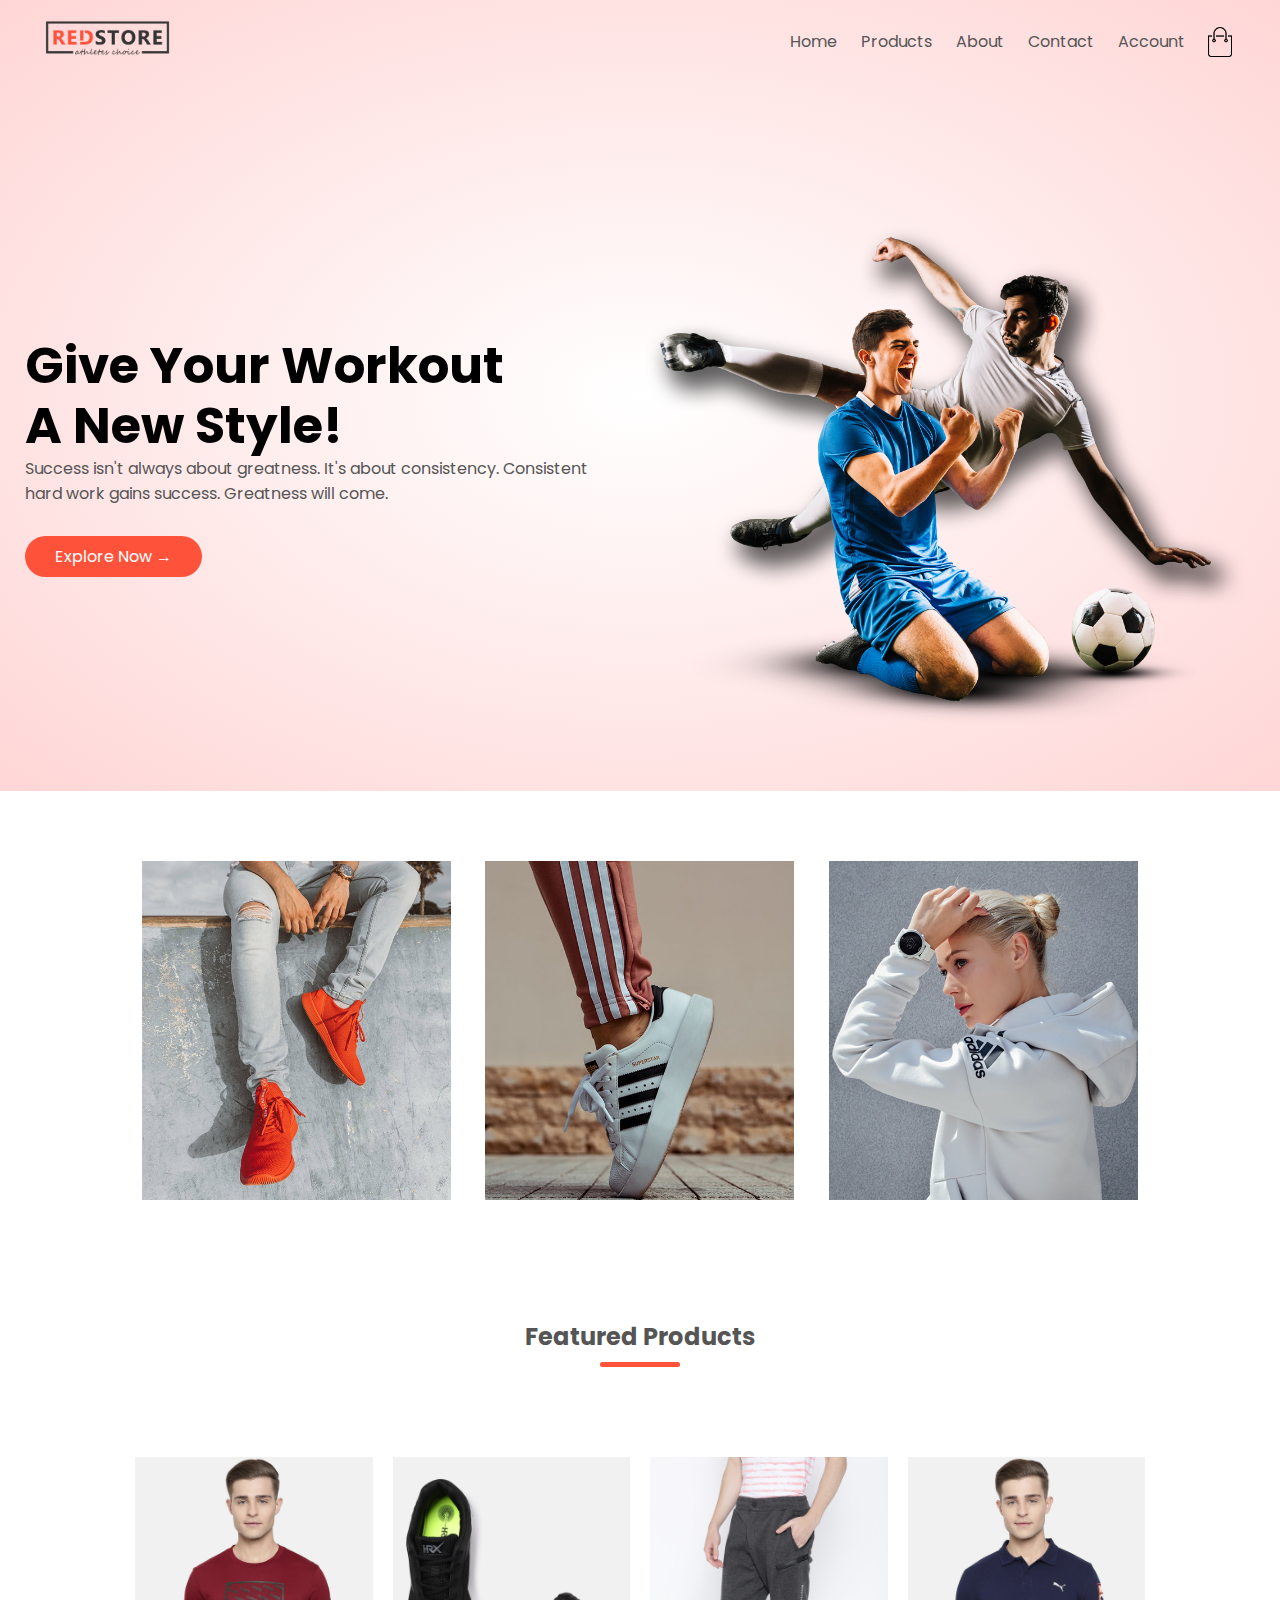
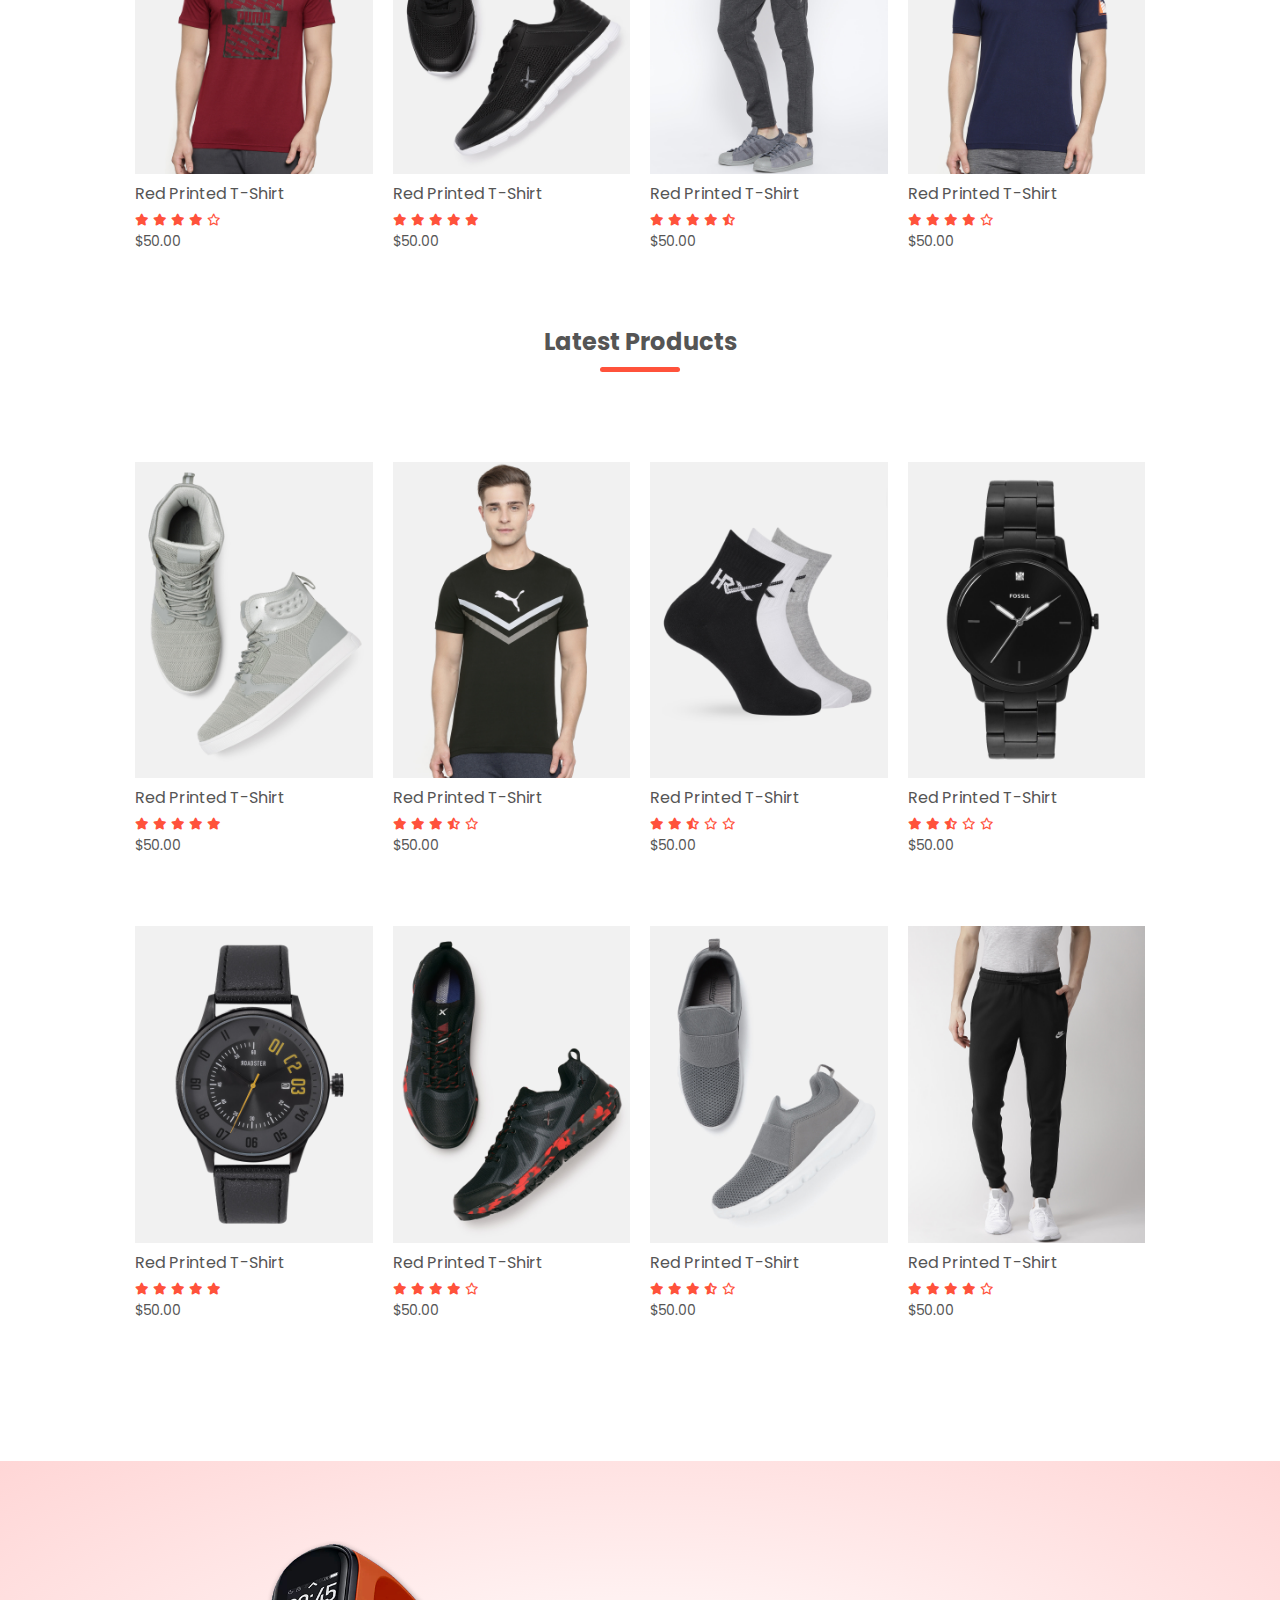
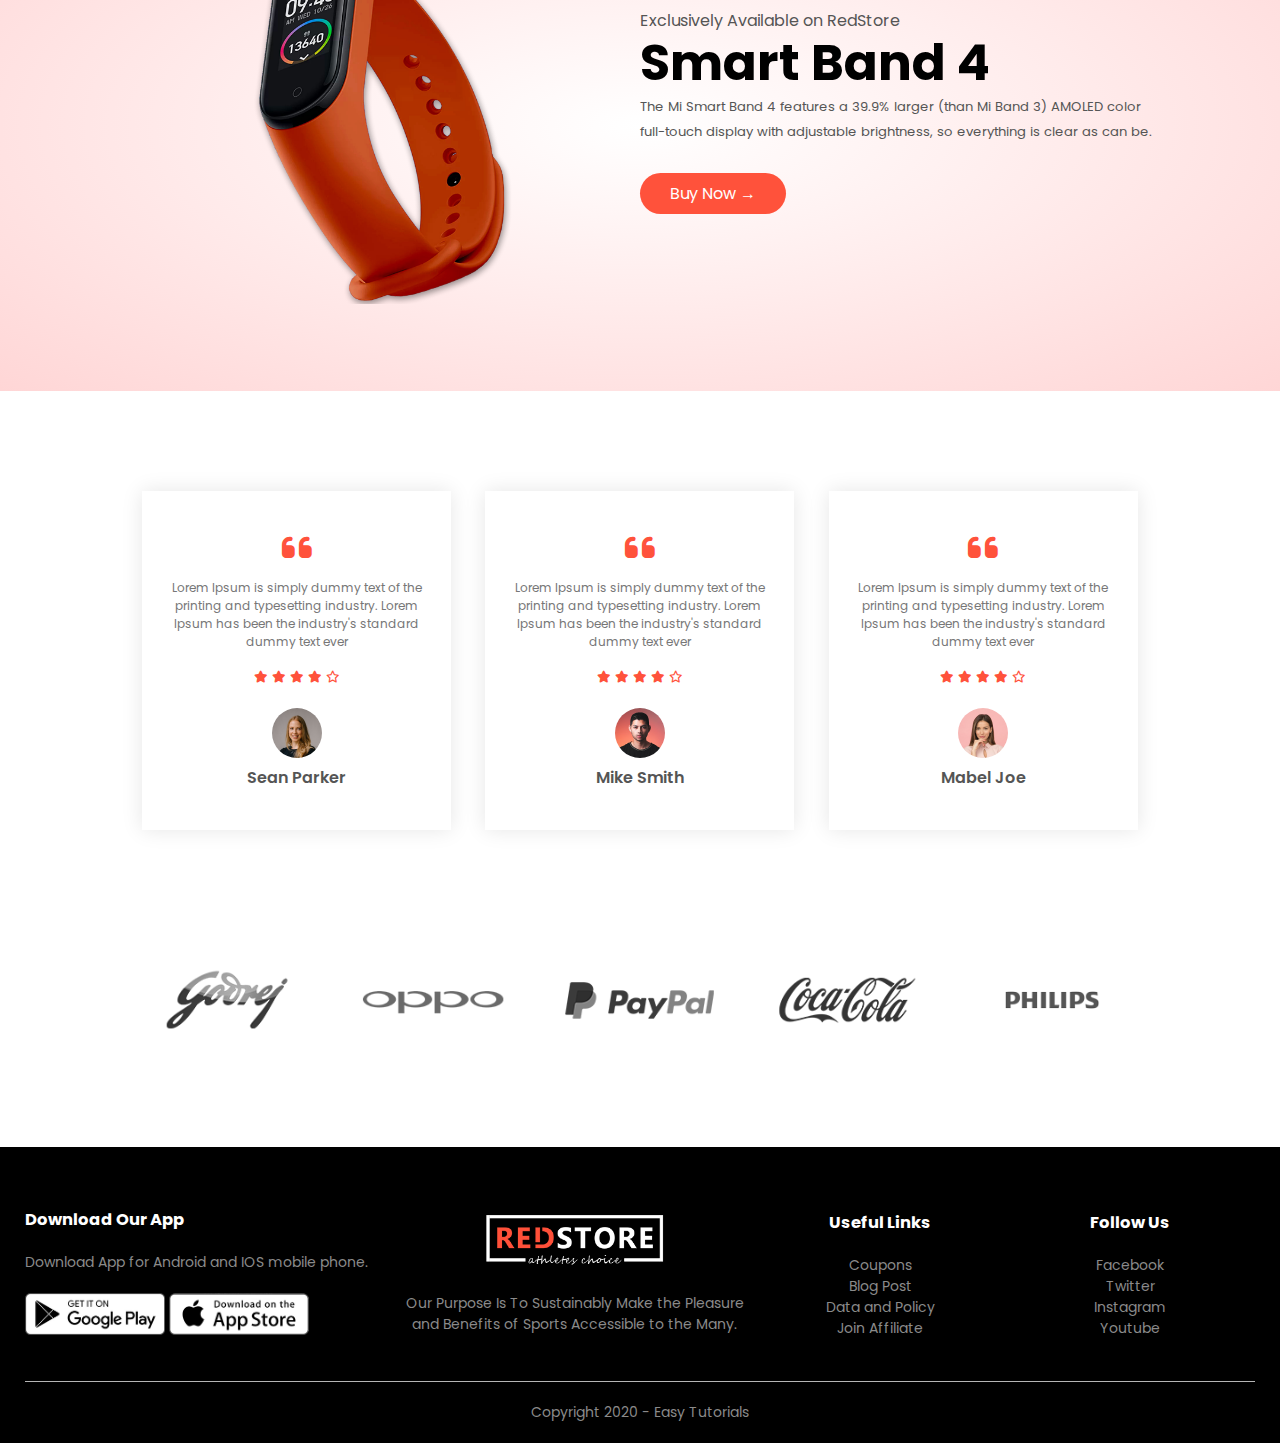
<file: Ecommerce01/index.html>
<!DOCTYPE html>
<html lang="en">

<head>
    <meta charset="UTF-8">
    <meta name="viewport" content="width=device-width, initial-scale=1.0">
    <title>RedStore</title>
    <link rel="stylesheet" href="style.css">
    <link rel="preconnect" href="https://fonts.googleapis.com">
    <link rel="preconnect" href="https://fonts.gstatic.com" crossorigin>
    <link
        href="https://fonts.googleapis.com/css2?family=Poppins:ital,wght@0,100;0,200;0,300;0,400;0,500;0,600;0,700;0,800;0,900;1,100;1,200;1,300;1,400;1,500;1,600;1,700;1,800;1,900&display=swap"
        rel="stylesheet">

    <link rel="stylesheet" href="https://cdnjs.cloudflare.com/ajax/libs/font-awesome/6.5.1/css/all.min.css">
</head>

<body>
    <header>
        <div class="container">
            <nav class="navbar">
                <div class="logo">
                    <img src="images/logo.png" alt="Logo" width="125px">
                </div>
                <nav>
                    <ul id="MenuItems">
                        <li><a href="#">Home</a></li>
                        <li><a href="#">Products</a></li>
                        <li><a href="#">About</a></li>
                        <li><a href="#">Contact</a></li>
                        <li><a href="#">Account</a></li>
                    </ul>
                </nav>
                <img src="images/cart.png" alt="Shopping Cart" width="30px" height="30px">
                <img src="images/menu.png" alt="Menu" class="menu-icon" onclick="menutoggle()">
            </nav>

            <div class="row">
                <div class="two-cols">
                    <h1>Give Your Workout<br>A New Style!</h1>
                    <p>Success isn't always about greatness. It's about consistency. Consistent<br>hard work gains
                        success. Greatness will come.</p>
                    <a href="" class="btn">Explore Now &#8594;</a>
                </div>
                <div class="two-cols">
                    <img src="images/image1.png" alt="Two soccer players Image">
                </div>
            </div>
        </div>
    </header>

    <!------------ featured categories ------------>

    <section class="categories">
        <div class="small-container">
            <div class="row">
                <div class="three-cols">
                    <img src="images/category-1.jpg" alt="Category 1">
                </div>
                <div class="three-cols">
                    <img src="images/category-2.jpg" alt="Category 2">
                </div>
                <div class="three-cols">
                    <img src="images/category-3.jpg" alt="Category 3">
                </div>
            </div>
        </div>
    </section>

    <!------------ featured products ------------>

    <section class="products">
        <div class="small-container">
            <h2 class="title">Featured Products</h2>
            <div class="row">
                <div class="four-cols">
                    <img src="images/product-1.jpg" alt="product 1">
                    <h4>Red Printed T-Shirt</h4>
                    <div class="rating">
                        <i class="fa fa-solid fa-star"></i>
                        <i class="fa fa-solid fa-star"></i>
                        <i class="fa fa-solid fa-star"></i>
                        <i class="fa fa-solid fa-star"></i>
                        <i class="fa fa-regular fa-star"></i>
                    </div>
                    <p>$50.00</p>
                </div>
                <div class="four-cols">
                    <img src="images/product-2.jpg" alt="product 2">
                    <h4>Red Printed T-Shirt</h4>
                    <div class="rating">
                        <i class="fa fa-solid fa-star"></i>
                        <i class="fa fa-solid fa-star"></i>
                        <i class="fa fa-solid fa-star"></i>
                        <i class="fa fa-solid fa-star"></i>
                        <i class="fa fa-solid fa-star"></i>
                    </div>
                    <p>$50.00</p>
                </div>
                <div class="four-cols">
                    <img src="images/product-3.jpg" alt="product 3">
                    <h4>Red Printed T-Shirt</h4>
                    <div class="rating">
                        <i class="fa fa-solid fa-star"></i>
                        <i class="fa fa-solid fa-star"></i>
                        <i class="fa fa-solid fa-star"></i>
                        <i class="fa fa-solid fa-star"></i>
                        <i class="fa fa-solid fa-star-half-stroke"></i>
                    </div>
                    <p>$50.00</p>
                </div>
                <div class="four-cols">
                    <img src="images/product-4.jpg" alt="product 4">
                    <h4>Red Printed T-Shirt</h4>
                    <div class="rating">
                        <i class="fa fa-solid fa-star"></i>
                        <i class="fa fa-solid fa-star"></i>
                        <i class="fa fa-solid fa-star"></i>
                        <i class="fa fa-solid fa-star"></i>
                        <i class="fa fa-regular fa-star"></i>
                    </div>
                    <p>$50.00</p>
                </div>
            </div>
        </div>
    </section>

    <!------------ latest products ------------>

    <section class="products">
        <div class="small-container">
            <h2 class="title">Latest Products</h2>
            <div class="row">
                <div class="four-cols">
                    <img src="images/product-5.jpg" alt="product 1">
                    <h4>Red Printed T-Shirt</h4>
                    <div class="rating">
                        <i class="fa fa-solid fa-star"></i>
                        <i class="fa fa-solid fa-star"></i>
                        <i class="fa fa-solid fa-star"></i>
                        <i class="fa fa-solid fa-star"></i>
                        <i class="fa fa-solid fa-star"></i>
                    </div>
                    <p>$50.00</p>
                </div>
                <div class="four-cols">
                    <img src="images/product-6.jpg" alt="product 2">
                    <h4>Red Printed T-Shirt</h4>
                    <div class="rating">
                        <i class="fa fa-solid fa-star"></i>
                        <i class="fa fa-solid fa-star"></i>
                        <i class="fa fa-solid fa-star"></i>
                        <i class="fa fa-solid fa-star-half-stroke"></i>
                        <i class="fa fa-regular fa-star"></i>
                    </div>
                    <p>$50.00</p>
                </div>
                <div class="four-cols">
                    <img src="images/product-7.jpg" alt="product 3">
                    <h4>Red Printed T-Shirt</h4>
                    <div class="rating">
                        <i class="fa fa-solid fa-star"></i>
                        <i class="fa fa-solid fa-star"></i>
                        <i class="fa fa-solid fa-star-half-stroke"></i>
                        <i class="fa fa-regular fa-star"></i>
                        <i class="fa fa-regular fa-star"></i>
                    </div>
                    <p>$50.00</p>
                </div>
                <div class="four-cols">
                    <img src="images/product-8.jpg" alt="product 4">
                    <h4>Red Printed T-Shirt</h4>
                    <div class="rating">
                        <i class="fa fa-solid fa-star"></i>
                        <i class="fa fa-solid fa-star"></i>
                        <i class="fa fa-solid fa-star-half-stroke"></i>
                        <i class="fa fa-regular fa-star"></i>
                        <i class="fa fa-regular fa-star"></i>
                    </div>
                    <p>$50.00</p>
                </div>
                <div class="four-cols">
                    <img src="images/product-9.jpg" alt="product 1">
                    <h4>Red Printed T-Shirt</h4>
                    <div class="rating">
                        <i class="fa fa-solid fa-star"></i>
                        <i class="fa fa-solid fa-star"></i>
                        <i class="fa fa-solid fa-star"></i>
                        <i class="fa fa-solid fa-star"></i>
                        <i class="fa fa-solid fa-star"></i>
                    </div>
                    <p>$50.00</p>
                </div>
                <div class="four-cols">
                    <img src="images/product-10.jpg" alt="product 2">
                    <h4>Red Printed T-Shirt</h4>
                    <div class="rating">
                        <i class="fa fa-solid fa-star"></i>
                        <i class="fa fa-solid fa-star"></i>
                        <i class="fa fa-solid fa-star"></i>
                        <i class="fa fa-solid fa-star"></i>
                        <i class="fa fa-regular fa-star"></i>
                    </div>
                    <p>$50.00</p>
                </div>
                <div class="four-cols">
                    <img src="images/product-11.jpg" alt="product 3">
                    <h4>Red Printed T-Shirt</h4>
                    <div class="rating">
                        <i class="fa fa-solid fa-star"></i>
                        <i class="fa fa-solid fa-star"></i>
                        <i class="fa fa-solid fa-star"></i>
                        <i class="fa fa-solid fa-star-half-stroke"></i>
                        <i class="fa fa-regular fa-star"></i>
                    </div>
                    <p>$50.00</p>
                </div>
                <div class="four-cols">
                    <img src="images/product-12.jpg" alt="product 4">
                    <h4>Red Printed T-Shirt</h4>
                    <div class="rating">
                        <i class="fa fa-solid fa-star"></i>
                        <i class="fa fa-solid fa-star"></i>
                        <i class="fa fa-solid fa-star"></i>
                        <i class="fa fa-solid fa-star"></i>
                        <i class="fa fa-regular fa-star"></i>
                    </div>
                    <p>$50.00</p>
                </div>
            </div>
        </div>
    </section>

    <!------------ offer ------------>

    <section class="offer">
        <div class="small-container">
            <div class="row">
                <div class="two-cols">
                    <img src="images/exclusive.png" class="offer-img">
                </div>
                <div class="two-cols">
                    <p>Exclusively Available on RedStore</p>
                    <h1>Smart Band 4</h1>
                    <small>The Mi Smart Band 4 features a 39.9% larger (than Mi Band 3) AMOLED color full-touch display
                        with adjustable brightness, so everything is clear as can be.</small>
                    <a href="" class="btn">Buy Now &#8594;</a>
                </div>
            </div>
        </div>
    </section>

    <!------------ offer ------------>

    <section class="testimonial">
        <div class="small-container">
            <div class="row">
                <div class="three-cols">
                    <i class="fa fa-quote-left"></i>
                    <p>Lorem Ipsum is simply dummy text of the printing and typesetting industry. Lorem Ipsum has been the industry's standard dummy text ever
                    </p>
                    <div class="rating">
                        <i class="fa fa-solid fa-star"></i>
                        <i class="fa fa-solid fa-star"></i>
                        <i class="fa fa-solid fa-star"></i>
                        <i class="fa fa-solid fa-star"></i>
                        <i class="fa fa-regular fa-star"></i>
                    </div>
                    <img src="images/user-1.png" alt="">
                    <h3>Sean Parker</h3>
                </div>
                <div class="three-cols">
                    <i class="fa fa-quote-left"></i>
                    <p>Lorem Ipsum is simply dummy text of the printing and typesetting industry. Lorem Ipsum has been the industry's standard dummy text ever
                    </p>
                    <div class="rating">
                        <i class="fa fa-solid fa-star"></i>
                        <i class="fa fa-solid fa-star"></i>
                        <i class="fa fa-solid fa-star"></i>
                        <i class="fa fa-solid fa-star"></i>
                        <i class="fa fa-regular fa-star"></i>
                    </div>
                    <img src="images/user-2.png" alt="">
                    <h3>Mike Smith</h3>
                </div>
                <div class="three-cols">
                    <i class="fa fa-quote-left"></i>
                    <p>Lorem Ipsum is simply dummy text of the printing and typesetting industry. Lorem Ipsum has been the industry's standard dummy text ever
                    </p>
                    <div class="rating">
                        <i class="fa fa-solid fa-star"></i>
                        <i class="fa fa-solid fa-star"></i>
                        <i class="fa fa-solid fa-star"></i>
                        <i class="fa fa-solid fa-star"></i>
                        <i class="fa fa-regular fa-star"></i>
                    </div>
                    <img src="images/user-3.png" alt="">
                    <h3>Mabel Joe</h3>
                </div>
            </div>
        </div>
    </section>

    <!------------ offer ------------>

    <section class="brands">
        <div class="small-container">
            <div class="row">
                <div class="five-cols">
                    <img src="images/logo-godrej.png" alt="">
                </div>
                <div class="five-cols">
                    <img src="images/logo-oppo.png" alt="">
                </div>
                <div class="five-cols">
                    <img src="images/logo-paypal.png" alt="">
                </div>
                <div class="five-cols">
                    <img src="images/logo-coca-cola.png" alt="">
                </div>
                <div class="five-cols">
                    <img src="images/logo-philips.png" alt="">
                </div>
            </div>
        </div>
    </section>

    <!------------ footer ------------>

    <footer>
        <div class="container">
            <div class="row">
                <div class="footer-cols footer-col-1">
                    <h3>Download Our App</h3>
                    <p>Download App for Android and IOS mobile phone.</p>
                    <div class="app-logo">
                        <img src="images/play-store.png" alt="">
                        <img src="images/app-store.png" alt="">
                    </div>
                </div>
                <div class="footer-cols footer-col-2">
                    <img src="images/logo-white.png" alt="">
                    <p>Our Purpose Is To Sustainably Make the Pleasure and Benefits of Sports Accessible to the Many.</p>
                </div>
                <div class="footer-cols footer-col-3">
                    <h3>Useful Links</h3>
                    <ul>
                        <li>Coupons</li>
                        <li>Blog Post</li>
                        <li>Data and Policy</li>
                        <li>Join Affiliate</li>
                    </ul>
                </div>
                <div class="footer-cols footer-col-4">
                    <h3>Follow Us</h3>
                    <ul>
                        <li>Facebook</li>
                        <li>Twitter</li>
                        <li>Instagram</li>
                        <li>Youtube</li>
                    </ul>
                </div>
            </div>
            <hr>
            <p class="copyright">Copyright 2020 - Easy Tutorials</p>
        </div>
    </footer>

    <script>
        var menuItems = document.getElementById("MenuItems")
        menuItems.style.maxHeight = "0px"

        function menutoggle() {
            if (menuItems.style.maxHeight == "0px") {
                menuItems.style.maxHeight = "200px"
            } else {
                menuItems.style.maxHeight = "0px"
            }
        }
    </script>

</body>

</html>
</file>
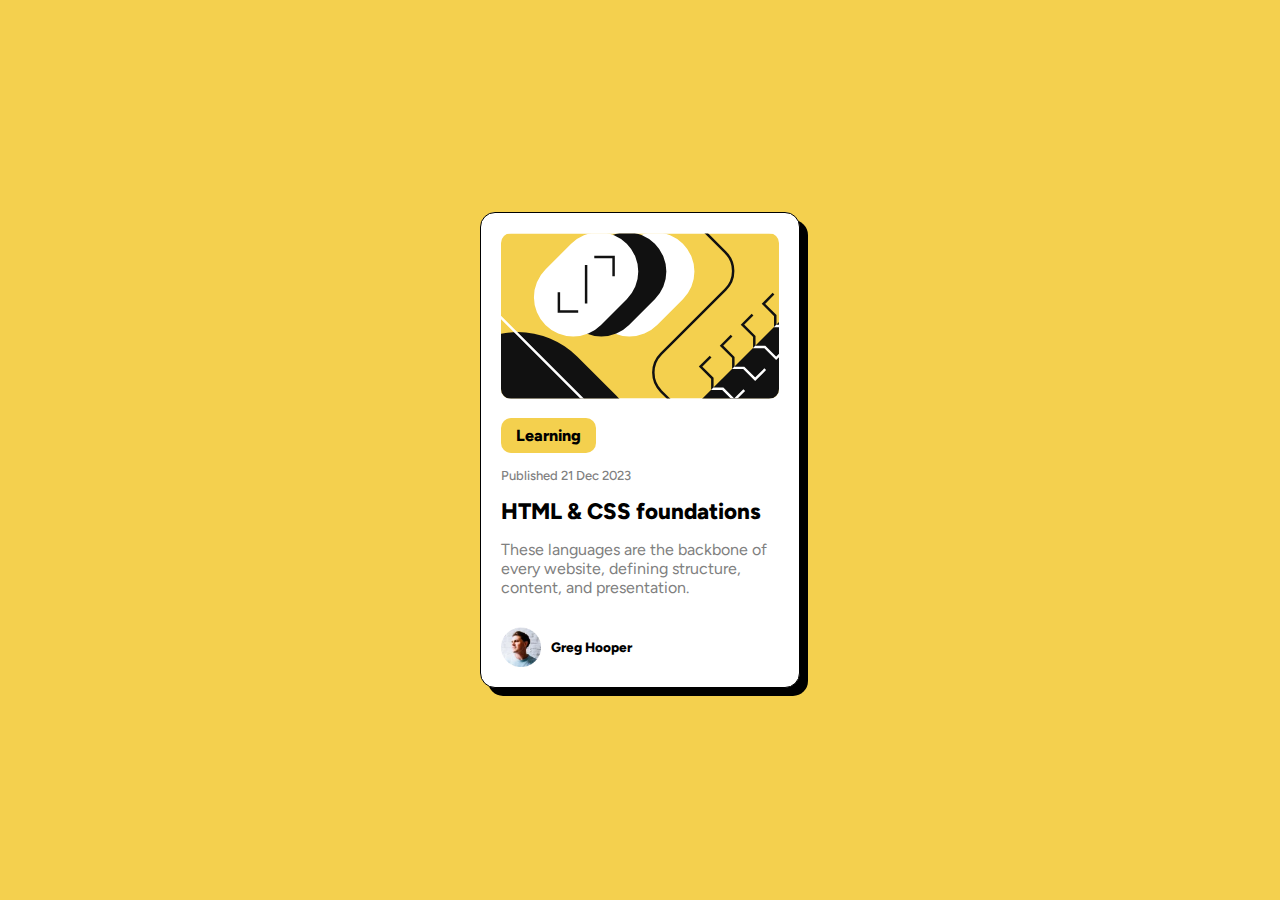
<file: FrontendMentor/newbie/blog-preview-card-main/index.html>
<!DOCTYPE html>
<html lang="en">
<head>
  <meta charset="UTF-8">
  <meta name="viewport" content="width=device-width, initial-scale=1.0"> <!-- displays site properly based on user's device -->

  <link rel="icon" type="image/png" sizes="32x32" href="./assets/images/favicon-32x32.png">
  <link rel="stylesheet" href="style.css">
  
  <title>Frontend Mentor | Blog preview card</title>
</head>
<body>

  <div class="container">
    <img src="assets/images/illustration-article.svg" alt="">
    <div class="text-container">
      <span class="learning">Learning</span>
      <p class="publish">Published 21 Dec 2023</p>
      <h2>HTML & CSS foundations</h2>
      <p class="text">These languages are the backbone of every website, defining structure, content, and presentation.</p>

      <div class="greg-container">
        <img src="assets/images/image-avatar.webp" alt="" class="greg-img">
        <span class="greg">Greg Hooper</span>
      </div>
    </div>
  </div>
</body>
</html>
</file>
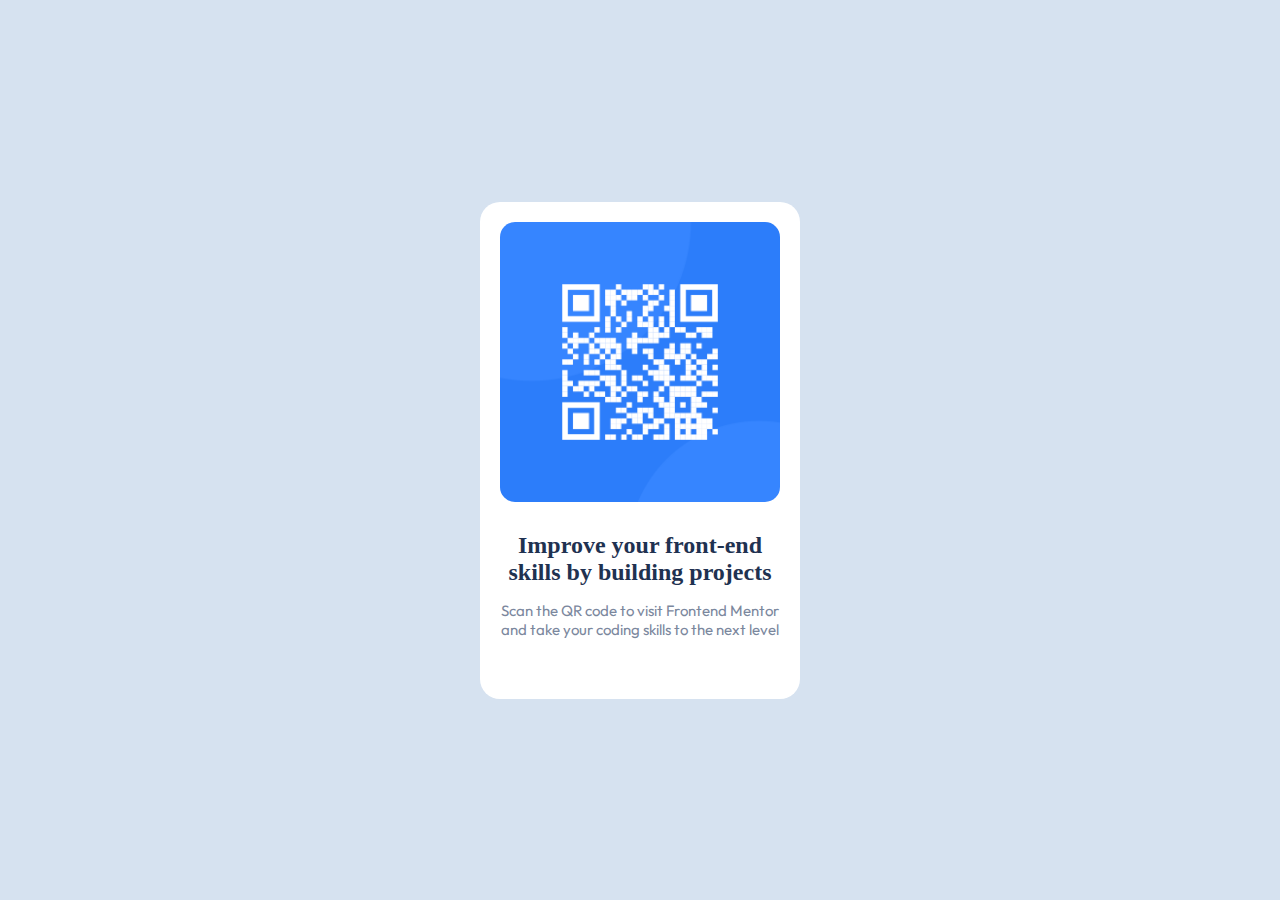
<file: FrontendMentor/newbie/qr-code-component-main/index.html>
<!DOCTYPE html>
<html lang="en">

<head>
  <meta charset="UTF-8">
  <meta name="viewport" content="width=device-width, initial-scale=1.0">
  <!-- displays site properly based on user's device -->

  <link rel="icon" type="image/png" sizes="32x32" href="./images/favicon-32x32.png">
  <link rel="stylesheet" href="style.css">

  <title>Frontend Mentor | QR code component</title>

  <link rel="preconnect" href="https://fonts.googleapis.com">
  <link rel="preconnect" href="https://fonts.gstatic.com" crossorigin>
  <link href="https://fonts.googleapis.com/css2?family=Outfit:wght@100..900&display=swap" rel="stylesheet">

</head>

<body>
  <section class="qrcode">
    <img src="images/image-qr-code.png" alt="">
    <div>
      <h2>Improve your front-end skills by building projects</h2>
      <p>Scan the QR code to visit Frontend Mentor and take your coding skills to the next level</p>
    </div>
  </section>
</body>

</html>
</file>
<file: Ecommerce01/style.css>
* {
    margin: 0;
    padding: 0;
    box-sizing: border-box;
}

body {
    font-family: "Poppins", sans-serif;
}

ul {
    list-style-type: none;
}

.navbar {
    display: flex;
    align-items: center;
    padding: 20px;
}

nav {
    flex: 1;
    text-align: right;
}

nav ul {
    display: inline-block;
    list-style-type: none;
}

nav ul li {
    display: inline-block;
    margin-right: 20px;
}

a {
    text-decoration: none;
    color: #555;
}

p {
    color: #555;
}

.container {
    max-width: 1300px;
    margin: auto;
    padding: 0 25px;
}

.row {
    display: flex;
    align-items: center;
    flex-wrap: wrap;
    justify-content: space-around;
}

.two-cols {
    flex-basis: 50%;
    min-width: 300px;
}

.two-cols img {
    max-width: 100%;
    padding: 50px 0;
}

.two-cols h1 {
    font-size: 50px;
    line-height: 60px;
}

.btn {
    display: inline-block;
    background-color: #ff523b;
    color: #fff;
    padding: 8px 30px;
    margin: 30px 0;
    border-radius: 30px;
    transition: background 0.5s;
}

.btn:hover {
    background-color: #563434;
}

header {
    background: radial-gradient(#fff, #ffd6d6);
}

header .row {
    margin-top: 70px;
}

.categories {
    margin: 70px 0;
}

.three-cols {
    flex-basis: 30%;
    min-width: 250px;
    margin-bottom: 30px;
}

.three-cols img {
    width: 100%;
}

.small-container {
    max-width: 1080px;
    margin: auto;
    padding: 0 25px;
}

.four-cols {
    flex-basis: 25%;
    padding: 10px;
    min-width: 200px;
    margin-bottom: 50px;
    transition: transform 0.5s;
    cursor: pointer;
}

.four-cols img {
    width: 100%;

}

.title {
    text-align: center;
    margin: 0 auto 80px;
    position: relative;
    line-height: 60px;
    color: #555;
}

.title::after {
    content: '';
    background-color: #ff523b;
    width: 80px;
    height: 5px;
    border-radius: 5px;
    position: absolute;
    bottom: 0;
    left: 50%;
    transform: translateX(-50%);
}

h4 {
    color: #555;
    font-weight: normal;
}

.four-cols p {
    font-size: 14px;
}

.rating .fa {
    color: #ff523b;
    font-size: 12px;
}

.four-cols:hover {
    transform: translateY(-5px);
}

.offer {
    background: radial-gradient(#fff, #ffd6d6);
    margin-top: 80px;
    padding: 30px 0;
}

.two-cols .offer-img {
    padding: 50px;
}

small {
    color: #555;
    font-size: 0.82rem;
}

.testimonial {
    padding-top: 100px;
}

.testimonial .three-cols {
    text-align: center;
    padding: 40px 20px;
    box-shadow: 0 0 20px 0 rgba(0, 0, 0, 0.1);
    cursor: pointer;
    transition: transform 0.5s;
}

.testimonial img {
    width: 50px;
    margin-top: 20px;
    border-radius: 50%;
}

.testimonial .three-cols:hover {
    transform: translateY(-10px);
}

.fa.fa-quote-left {
    font-size: 34px;
    color: #ff523b;
}

.three-cols p {
    font-size: 12px;
    margin: 12px 0;
    color: #777;

}

.testimonial .three-cols h3 {
    font-weight: 600;
    color: #555;
    font-size: 16px;
}

.brands {
    margin: 100px auto;
}

.five-cols {
    width: 160px;
}

.five-cols img {
    width: 100%;
    cursor: pointer;
    filter: grayscale(100%);
}

.five-cols img:hover {
    filter: grayscale(0);
}

footer {
    background-color: #000;
    color: #8a8a8a;
    font-size: 14px;
    padding: 60px 0 20px;
}

footer p {
    color: #8a8a8a;
}

footer h3 {
    color: white;
    margin-bottom: 20px;
}

.footer-cols {
    min-width: 250px;
    margin-bottom: 20px;
}

.footer-col-1 {
    flex-basis: 30%;
}

.footer-col-2 {
    flex: 1;
    text-align: center;
}

.footer-col-2 img {
    width: 180px;
    margin-bottom: 20px;
}

.footer-col-3, .footer-col-4 {
    flex-basis: 12%;
    text-align: center;
}

.app-logo {
    margin-top: 20px;
}

.app-logo img {
    width: 140px;
}

footer hr {
    border: none;
    background-color: #b5b5b5;
    height: 1px;
    margin: 20px 0;
}

.copyright {
    text-align: center;
}

.menu-icon {
    width: 28px;
    margin-left: 20px;
    display: none;
}

@media only screen and (max-width: 800px) {
    nav ul {
        position: absolute;
        top: 70px;
        left: 0;
        background-color: #333;
        width: 100%;
        overflow: hidden;
        transition: max-height 0.5s;
    }

    nav ul li {
        display: block;
        margin: 10px 50px 10px 0;
    }

    nav ul li a {
        color: white;
    }

    .menu-icon {
        display: block;
        cursor: pointer;
    }
}

@media only screen and (max-width: 800px) {
    .row {
        text-align: center;
    }

    .two-cols, .three-cols, .four-cols {
        flex-basis: 100%;
    }

    

}
</file>
<file: FrontendMentor/newbie/blog-preview-card-main/style.css>
@import url('https://fonts.googleapis.com/css2?family=Figtree:ital,wght@0,300..900;1,300..900&display=swap');

:root {
    /* Yellow */
    --yellow: hsl(47, 88%, 63%);
    
    /* Neutral */
    --white: hsl(0, 0%, 100%);
    --grey: hsl(0, 0%, 50%);
    --black: hsl(0, 0%, 7%);
  }

* {
    margin: 0;
    padding: 0;
    box-sizing: border-box;
}

body {
    min-height: 100vh;
    background-color: var(--yellow);
    display: flex;
    align-items: center;
    justify-content: center;
    font-size: 16px;
    font-family: 'Figtree', sans-serif;
}

.container {
    width: 320px;
    background-color: var(--white);
    padding: 20px;
    border: 1px solid black;
    border-radius: 15px;
    box-shadow: 8px 8px 0px rgba(0, 0, 0, 1);
}

.container > img {
    width: 100%;
    border-radius: 10px;
}

.text-container .learning {
    display: inline-block;
    background-color: var(--yellow);
    padding: 8px 15px;
    border-radius: 10px;
    font-weight: 800;
    margin: 15px 0;
}

.text-container .publish {
    font-size: small;
    font-weight: 500;
}

.text-container h2 {
    margin: 15px 0;
    font-weight: 800;
    font-size: 1.4rem;
}

.text-container p {
    color: var(--grey);
}

.greg-container {
    margin-top: 30px;
    display: flex;
}

.greg-container img{
    width: 40px;
}

.greg-container span {
    display: flex;
    align-items: center;
    margin-left: 10px;
    font-size: 0.85rem;
    font-weight: 800;
}
</file>
<file: FrontendMentor/newbie/qr-code-component-main/style.css>
:root {
    --white: hsl(0, 0%, 100%);
    --light-gray: hsl(212, 45%, 89%);
    --grayish-blue: hsl(220, 15%, 55%);
    --dark-blue: hsl(218, 44%, 22%);
  }

*, *::after, *::before {
    margin: 0;
    padding: 0;
    box-sizing: border-box;
}

html {
    height: 100%;
    display: flex;
    justify-content: center;
    align-items: center;
}

body {
    background-color: var(--light-gray);
}

p {
    font-family: 'Outfit', sans-serif;
    font-size: 15px;
}

.qrcode {
    width: 320px;
    height: 497px;
    background-color: var(--white);
    border-radius: 20px;
    padding: 20px;  

}

.qrcode img {
    display: block;
    width: 100%;
    margin: auto;
    border-radius: 15px;
}

.qrcode div {
    margin-top: 30px;
    text-align: center;
}

.qrcode div h2 {
    color: var(--dark-blue);
    font-weight: 700;
}

.qrcode div p {
    font-weight: 400;
    color: var(--grayish-blue);
    margin-top: 15px;
}
</file>
